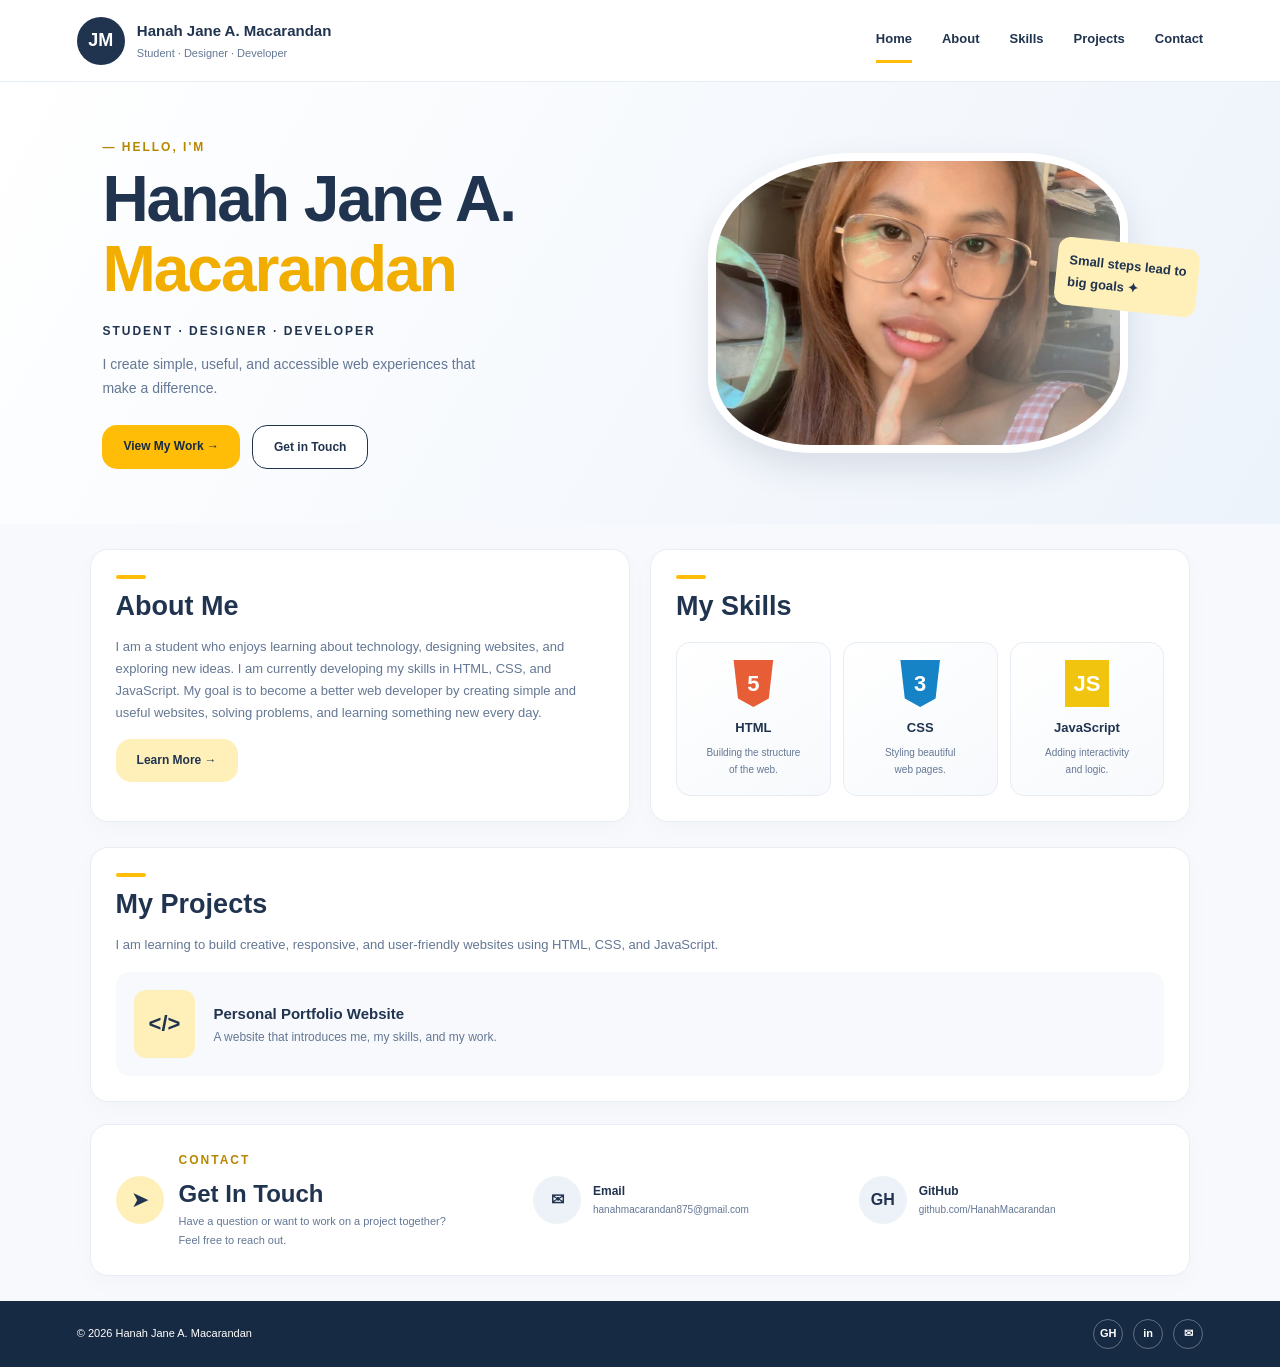
<file: index.html>
<!DOCTYPE html>
<html lang="en">
<head>
  <meta charset="UTF-8">
  <meta name="viewport" content="width=device-width, initial-scale=1.0">
  <title>
Hanah Jane A. Macarandan | Portfolio</title>
  <link rel="stylesheet" href="style.css">
</head>
<body>

<header class="navbar">
  <a href="#home" class="brand">
    <div class="logo">JM</div>
    <div>
      <strong>
Hanah Jane A. Macarandan</strong>
      <small>Student · Designer · Developer</small>
    </div>
  </a>

  <button class="menu-toggle" id="menuToggle" aria-label="Toggle menu">☰</button>

  <nav id="navMenu">
    <a class="active" href="#home">Home</a>
    <a href="#about">About</a>
    <a href="#skills">Skills</a>
    <a href="#projects">Projects</a>
    <a href="#contact">Contact</a>
  </nav>
</header>

<main>
  <section class="hero" id="home">
    <div class="hero-text">
      <p class="eyebrow">— HELLO, I'M</p>
      <h1>Hanah Jane A.<br><span>Macarandan</span></h1>
      <h3>STUDENT · DESIGNER · DEVELOPER</h3>
      <p class="intro">
        I create simple, useful, and accessible web experiences
        that make a difference.
      </p>
      <div class="buttons">
        <a href="#projects" class="btn primary">View My Work →</a>
        <a href="#contact" class="btn secondary">Get in Touch</a>
      </div>
    </div>

    <div class="hero-image">
      <img
        src="cc2f29b2-a3f8-41f6-96d1-25e040c81f67.jpg"
        alt="Portfolio profile"
      >
      <div class="note">Small steps lead to<br>big goals ✦</div>
    </div>
  </section>

  <section class="content-grid">
    <article class="card about" id="about">
      <span class="line"></span>
      <h2>About Me</h2>
      <p>
        I am a student who enjoys learning about technology,
        designing websites, and exploring new ideas. I am currently
        developing my skills in HTML, CSS, and JavaScript. My goal is
        to become a better web developer by creating simple and useful
        websites, solving problems, and learning something new every day.
      </p>
      <a href="#contact" class="btn soft">Learn More →</a>
    </article>

    <article class="card skills" id="skills">
      <span class="line"></span>
      <h2>My Skills</h2>
      <div class="skill-list">
        <div class="skill">
          <div class="skill-icon html">5</div>
          <h3>HTML</h3>
          <p>Building the structure<br>of the web.</p>
        </div>
        <div class="skill">
          <div class="skill-icon css">3</div>
          <h3>CSS</h3>
          <p>Styling beautiful<br>web pages.</p>
        </div>
        <div class="skill">
          <div class="skill-icon js">JS</div>
          <h3>JavaScript</h3>
          <p>Adding interactivity<br>and logic.</p>
        </div>
      </div>
    </article>
  </section>

  <section class="projects card" id="projects">
    <span class="line"></span>
    <h2>My Projects</h2>
    <p>
      I am learning to build creative, responsive, and user-friendly
      websites using HTML, CSS, and JavaScript.
    </p>
    <div class="project-box">
      <span class="project-symbol">&lt;/&gt;</span>
      <div>
        <h3>Personal Portfolio Website</h3>
        <p>A website that introduces me, my skills, and my work.</p>
      </div>
    </div>
  </section>

  <section class="contact card" id="contact">
    <div class="contact-intro">
      <div class="contact-icon">➤</div>
      <div>
        <p class="eyebrow">CONTACT</p>
        <h2>Get In Touch</h2>
        <p>Have a question or want to work on a project together?<br>
          Feel free to reach out.</p>
      </div>
    </div>

    <a class="contact-detail" href="mailto:
hanahmacarandan875@gmail.com">
      <span class="round-icon">✉</span>
      <span>
        <strong>Email</strong>
        <small>hanahmacarandan875@gmail.com</small>
      </span>
    </a>

    <a class="contact-detail"
       href="https://github.com/HanahMacarandan"
       target="_blank" rel="noopener noreferrer">
      <span class="round-icon">GH</span>
      <span>
        <strong>GitHub</strong>
        <small>github.com/HanahMacarandan</small>
      </span>
    </a>
  </section>
</main>

<footer>
  <p>© <span id="year"></span> Hanah Jane A. Macarandan </p>
  <div class="socials">
    <a href="https://github.com/hanahmacarandan875">GH</a>
    <a href="#contact">in</a>
    <a href="mailtoacarayanj:hanahmacarandan875@gmail.com">✉</a>
  </div>
</footer>

<script src="script.js"></script>
</body>
</html>
</file>
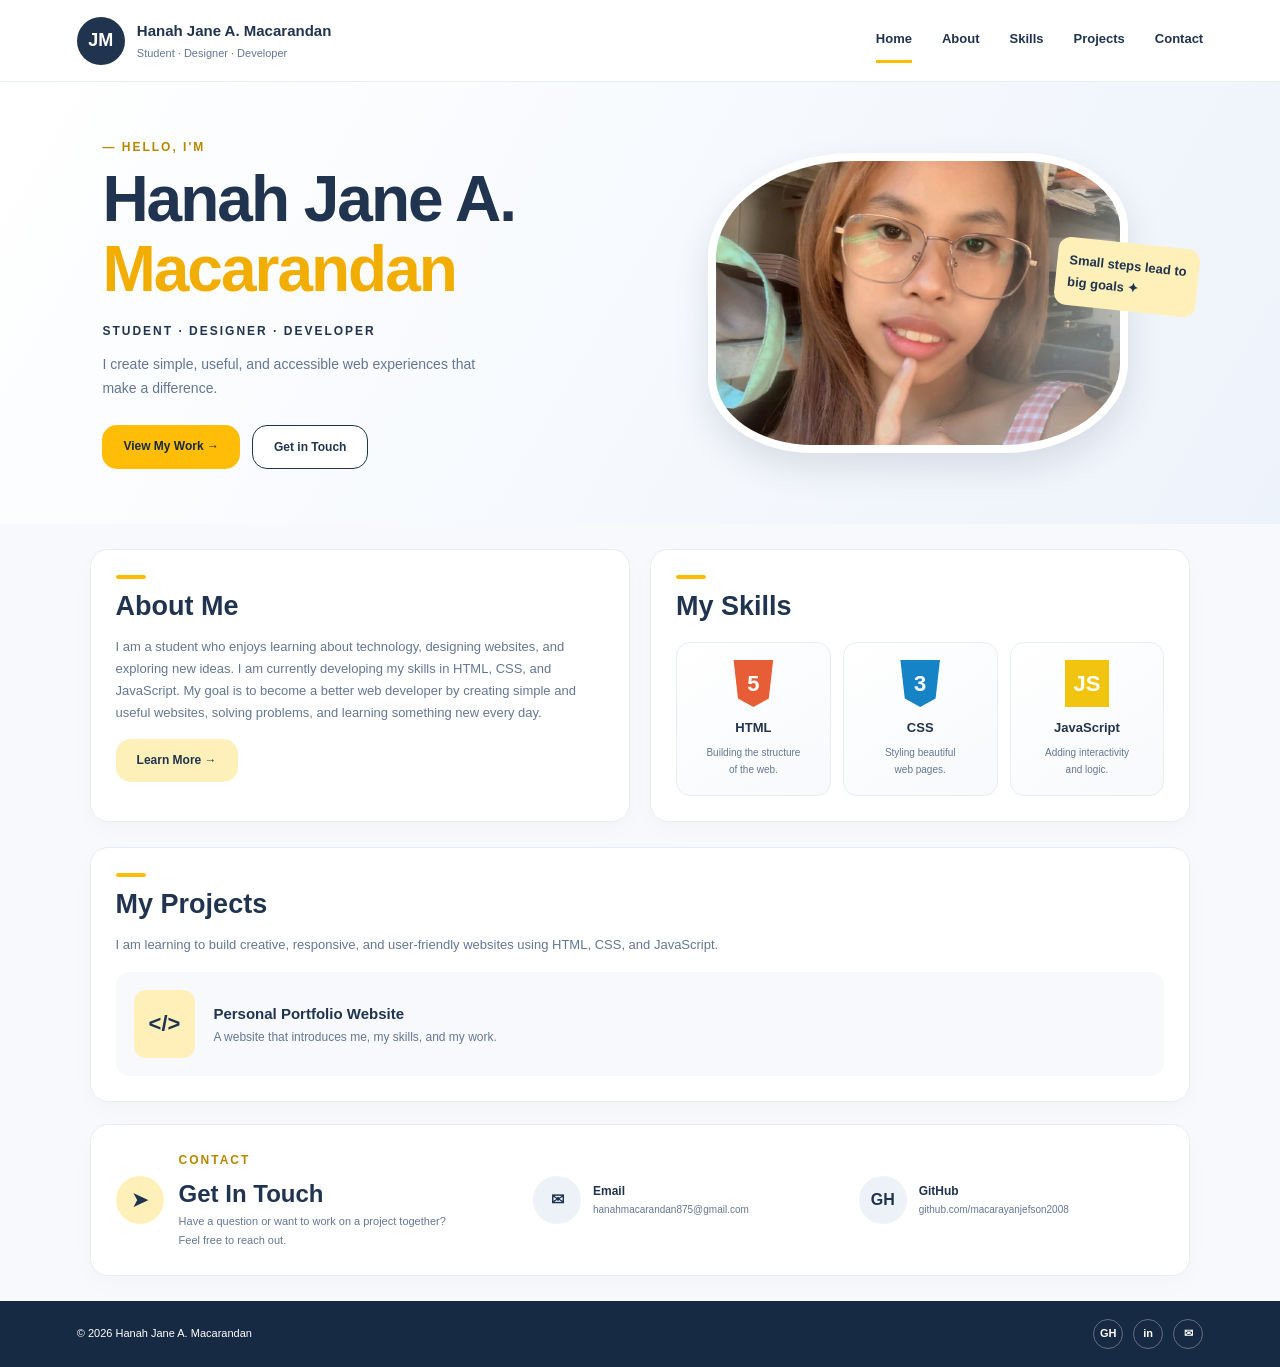
<file: New folder (2)/index.html>
<!DOCTYPE html>
<html lang="en">
<head>
  <meta charset="UTF-8">
  <meta name="viewport" content="width=device-width, initial-scale=1.0">
  <title>
Hanah Jane A. Macarandan | Portfolio</title>
  <link rel="stylesheet" href="style.css">
</head>
<body>

<header class="navbar">
  <a href="#home" class="brand">
    <div class="logo">JM</div>
    <div>
      <strong>
Hanah Jane A. Macarandan</strong>
      <small>Student · Designer · Developer</small>
    </div>
  </a>

  <button class="menu-toggle" id="menuToggle" aria-label="Toggle menu">☰</button>

  <nav id="navMenu">
    <a class="active" href="#home">Home</a>
    <a href="#about">About</a>
    <a href="#skills">Skills</a>
    <a href="#projects">Projects</a>
    <a href="#contact">Contact</a>
  </nav>
</header>

<main>
  <section class="hero" id="home">
    <div class="hero-text">
      <p class="eyebrow">— HELLO, I'M</p>
      <h1>Hanah Jane A.<br><span>Macarandan</span></h1>
      <h3>STUDENT · DESIGNER · DEVELOPER</h3>
      <p class="intro">
        I create simple, useful, and accessible web experiences
        that make a difference.
      </p>
      <div class="buttons">
        <a href="#projects" class="btn primary">View My Work →</a>
        <a href="#contact" class="btn secondary">Get in Touch</a>
      </div>
    </div>

    <div class="hero-image">
      <img
        src="cc2f29b2-a3f8-41f6-96d1-25e040c81f67.jpg"
        alt="Portfolio profile"
      >
      <div class="note">Small steps lead to<br>big goals ✦</div>
    </div>
  </section>

  <section class="content-grid">
    <article class="card about" id="about">
      <span class="line"></span>
      <h2>About Me</h2>
      <p>
        I am a student who enjoys learning about technology,
        designing websites, and exploring new ideas. I am currently
        developing my skills in HTML, CSS, and JavaScript. My goal is
        to become a better web developer by creating simple and useful
        websites, solving problems, and learning something new every day.
      </p>
      <a href="#contact" class="btn soft">Learn More →</a>
    </article>

    <article class="card skills" id="skills">
      <span class="line"></span>
      <h2>My Skills</h2>
      <div class="skill-list">
        <div class="skill">
          <div class="skill-icon html">5</div>
          <h3>HTML</h3>
          <p>Building the structure<br>of the web.</p>
        </div>
        <div class="skill">
          <div class="skill-icon css">3</div>
          <h3>CSS</h3>
          <p>Styling beautiful<br>web pages.</p>
        </div>
        <div class="skill">
          <div class="skill-icon js">JS</div>
          <h3>JavaScript</h3>
          <p>Adding interactivity<br>and logic.</p>
        </div>
      </div>
    </article>
  </section>

  <section class="projects card" id="projects">
    <span class="line"></span>
    <h2>My Projects</h2>
    <p>
      I am learning to build creative, responsive, and user-friendly
      websites using HTML, CSS, and JavaScript.
    </p>
    <div class="project-box">
      <span class="project-symbol">&lt;/&gt;</span>
      <div>
        <h3>Personal Portfolio Website</h3>
        <p>A website that introduces me, my skills, and my work.</p>
      </div>
    </div>
  </section>

  <section class="contact card" id="contact">
    <div class="contact-intro">
      <div class="contact-icon">➤</div>
      <div>
        <p class="eyebrow">CONTACT</p>
        <h2>Get In Touch</h2>
        <p>Have a question or want to work on a project together?<br>
          Feel free to reach out.</p>
      </div>
    </div>

    <a class="contact-detail" href="mailto:
hanahmacarandan875@gmail.com">
      <span class="round-icon">✉</span>
      <span>
        <strong>Email</strong>
        <small>hanahmacarandan875@gmail.com</small>
      </span>
    </a>

    <a class="contact-detail"
       href="https://github.com/macarayanjefson2008"
       target="_blank" rel="noopener noreferrer">
      <span class="round-icon">GH</span>
      <span>
        <strong>GitHub</strong>
        <small>github.com/macarayanjefson2008</small>
      </span>
    </a>
  </section>
</main>

<footer>
  <p>© <span id="year"></span> Hanah Jane A. Macarandan </p>
  <div class="socials">
    <a href="https://github.com/8">GH</a>
    <a href="#contact">in</a>
    <a href="mailtoacarayanj:mefson2008@gmail.com">✉</a>
  </div>
</footer>

<script src="script.js"></script>
</body>
</html>
</file>
<file: style.css>
* {
  margin: 0;
  padding: 0;
  box-sizing: border-box;
}

:root {
  --navy: #20334f;
  --dark: #172a43;
  --yellow: #ffbd08;
  --yellow-light: #fff0b9;
  --muted: #647794;
  --border: #e7edf5;
  --background: #f7f9fc;
}

html {
  scroll-behavior: smooth;
  scroll-padding-top: 90px;
}

body {
  font-family: Arial, Helvetica, sans-serif;
  color: var(--navy);
  background: var(--background);
  line-height: 1.7;
}

a {
  text-decoration: none;
  color: inherit;
}

.navbar {
  min-height: 82px;
  padding: 14px 6%;
  background: white;
  border-bottom: 1px solid var(--border);
  display: flex;
  justify-content: space-between;
  align-items: center;
  gap: 25px;
  position: sticky;
  top: 0;
  z-index: 10;
}

.brand {
  display: flex;
  align-items: center;
  gap: 12px;
}

.logo {
  width: 48px;
  height: 48px;
  background: var(--navy);
  color: white;
  border-radius: 50%;
  display: grid;
  place-items: center;
  font-weight: bold;
  font-size: 18px;
}

.brand strong,
.brand small {
  display: block;
}

.brand strong {
  font-size: 15px;
}

.brand small {
  font-size: 11px;
  color: var(--muted);
}

nav {
  display: flex;
  gap: 30px;
  align-items: center;
}

nav a {
  font-size: 13px;
  font-weight: bold;
  padding: 10px 0;
  border-bottom: 3px solid transparent;
}

nav a:hover,
nav a.active {
  border-color: var(--yellow);
}

.menu-toggle {
  display: none;
  border: none;
  border-radius: 8px;
  background: var(--yellow-light);
  color: var(--navy);
  padding: 8px 12px;
  font-size: 22px;
  cursor: pointer;
}

.hero {
  display: grid;
  grid-template-columns: 1fr 1fr;
  align-items: center;
  gap: 35px;
  padding: 55px 8%;
  background: linear-gradient(120deg, white, #edf3fb);
  overflow: hidden;
}

.eyebrow {
  color: #b88700;
  font-weight: bold;
  letter-spacing: 2px;
  font-size: 12px;
  margin-bottom: 8px;
}

h1 {
  font-size: clamp(42px, 5vw, 68px);
  line-height: 1.08;
  letter-spacing: -2px;
}

h1 span {
  color: #f2ae00;
}

.hero-text h3 {
  font-size: 12px;
  letter-spacing: 2px;
  margin: 17px 0 12px;
}

.intro {
  color: var(--muted);
  max-width: 400px;
  font-size: 14px;
}

.buttons {
  display: flex;
  flex-wrap: wrap;
  gap: 12px;
  margin-top: 24px;
}

.btn {
  display: inline-block;
  padding: 11px 21px;
  border-radius: 15px;
  font-size: 12px;
  font-weight: bold;
  transition: 0.2s;
}

.btn:hover {
  transform: translateY(-3px);
}

.primary {
  background: var(--yellow);
  color: var(--dark);
}

.secondary {
  background: white;
  border: 1px solid var(--navy);
}

.soft {
  background: var(--yellow-light);
  margin-top: 15px;
}

.hero-image {
  position: relative;
  display: flex;
  justify-content: center;
  align-items: center;
  min-width: 0;
}

.hero-image img {
  width: 100%;
  max-width: 420px;
  height: 300px;
  object-fit: cover;
  border: 8px solid white;
  border-radius: 35% 25% 30% 25%;
  box-shadow: 0 15px 35px #20334f20;
}

.note {
  position: absolute;
  right: -20px;
  top: 30%;
  background: var(--yellow-light);
  padding: 12px;
  border-radius: 12px;
  font-size: 13px;
  font-weight: bold;
  transform: rotate(6deg);
}

.content-grid {
  display: grid;
  grid-template-columns: 1fr 1fr;
  gap: 20px;
  padding: 25px 7%;
}

.card {
  background: white;
  border: 1px solid var(--border);
  border-radius: 18px;
  padding: 25px;
  box-shadow: 0 8px 25px #20334f06;
}

.line {
  display: block;
  width: 30px;
  height: 4px;
  border-radius: 5px;
  background: var(--yellow);
  margin-bottom: 10px;
}

h2 {
  font-size: 27px;
  line-height: 1.3;
  margin-bottom: 12px;
}

.about p,
.projects > p {
  color: var(--muted);
  font-size: 13px;
}

.skill-list {
  display: grid;
  grid-template-columns: repeat(3, minmax(0, 1fr));
  gap: 12px;
  margin-top: 18px;
}

.skill {
  text-align: center;
  background: linear-gradient(145deg, white, #f7f9fc);
  border: 1px solid var(--border);
  border-radius: 14px;
  padding: 17px 5px;
}

.skill-icon {
  width: 44px;
  height: 47px;
  display: grid;
  place-items: center;
  margin: 0 auto 10px;
  color: white;
  font-size: 22px;
  font-weight: bold;
  background: #e65d36;
  clip-path: polygon(5% 0, 95% 0, 85% 82%, 50% 100%, 15% 82%);
}

.css {
  background: #1683c6;
}

.js {
  background: #f1c40f;
  clip-path: none;
}

.skill h3 {
  font-size: 13px;
  margin-bottom: 5px;
}

.skill p {
  font-size: 10px;
  color: var(--muted);
}

.projects {
  margin: 0 7% 22px;
}

.project-box {
  display: flex;
  align-items: center;
  gap: 18px;
  background: #f7f9fc;
  padding: 18px;
  margin-top: 16px;
  border-radius: 14px;
}

.project-symbol {
  background: var(--yellow-light);
  padding: 15px;
  border-radius: 12px;
  font-size: 22px;
  font-weight: bold;
}

.project-box h3 {
  font-size: 15px;
}

.project-box p {
  color: var(--muted);
  font-size: 12px;
}

.contact {
  margin: 0 7% 25px;
  display: grid;
  grid-template-columns: 1.3fr 1fr 1fr;
  gap: 20px;
  align-items: center;
}

.contact-intro {
  display: flex;
  gap: 15px;
  align-items: center;
}

.contact-intro h2 {
  margin-bottom: 3px;
  font-size: 24px;
}

.contact-intro p:last-child {
  font-size: 11px;
  color: var(--muted);
}

.contact-icon,
.round-icon {
  flex-shrink: 0;
  width: 48px;
  height: 48px;
  border-radius: 50%;
  display: grid;
  place-items: center;
  background: var(--yellow-light);
  font-size: 22px;
}

.round-icon {
  background: #edf2f8;
  font-size: 16px;
  font-weight: bold;
}

.contact-detail {
  display: flex;
  align-items: center;
  gap: 12px;
  min-width: 0;
}

.contact-detail strong,
.contact-detail small {
  display: block;
}

.contact-detail strong {
  font-size: 12px;
}

.contact-detail small {
  color: var(--muted);
  font-size: 10px;
  overflow-wrap: anywhere;
}

footer {
  background: var(--dark);
  color: white;
  padding: 18px 6%;
  display: flex;
  justify-content: space-between;
  align-items: center;
  gap: 15px;
}

footer p {
  font-size: 11px;
}

.socials {
  display: flex;
  gap: 10px;
}

.socials a {
  border: 1px solid #ffffff50;
  width: 30px;
  height: 30px;
  border-radius: 50%;
  display: grid;
  place-items: center;
  font-size: 11px;
  font-weight: bold;
}

.socials a:hover {
  background: var(--yellow);
  color: var(--navy);
}

/* Tablet layout */
@media (max-width: 900px) {
  .hero {
    padding: 45px 5%;
  }

  .content-grid {
    padding: 20px 5%;
  }

  .contact,
  .projects {
    margin-left: 5%;
    margin-right: 5%;
  }

  .contact {
    grid-template-columns: 1fr 1fr;
  }

  .contact-intro {
    grid-column: 1 / -1;
  }
}

/* Mobile layout */
@media (max-width: 650px) {
  .navbar {
    padding: 12px 5%;
  }

  .menu-toggle {
    display: block;
  }

  nav {
    display: none;
    position: absolute;
    top: 72px;
    left: 0;
    right: 0;
    padding: 15px 5%;
    background: white;
    border-bottom: 1px solid var(--border);
    flex-direction: column;
    align-items: stretch;
    gap: 5px;
  }

  nav.open {
    display: flex;
  }

  nav a {
    border-bottom: none;
    padding: 8px 0;
  }

  .hero {
    grid-template-columns: 1fr;
    padding: 35px 6%;
  }

  .hero-image {
    order: -1;
  }

  .hero-image img {
    height: 230px;
    max-width: 350px;
  }

  .note {
    right: 0;
    font-size: 11px;
  }

  h1 {
    font-size: 46px;
  }

  .content-grid {
    grid-template-columns: 1fr;
    padding: 15px 5%;
  }

  .skill-list {
    gap: 7px;
  }

  .skill {
    padding: 15px 3px;
  }

  .projects,
  .contact {
    margin-left: 5%;
    margin-right: 5%;
  }

  .contact {
    grid-template-columns: 1fr;
  }

  footer {
    flex-direction: column;
    text-align: center;
  }
}
</file>
<file: New folder (2)/style.css>
* {
  margin: 0;
  padding: 0;
  box-sizing: border-box;
}

:root {
  --navy: #20334f;
  --dark: #172a43;
  --yellow: #ffbd08;
  --yellow-light: #fff0b9;
  --muted: #647794;
  --border: #e7edf5;
  --background: #f7f9fc;
}

html {
  scroll-behavior: smooth;
  scroll-padding-top: 90px;
}

body {
  font-family: Arial, Helvetica, sans-serif;
  color: var(--navy);
  background: var(--background);
  line-height: 1.7;
}

a {
  text-decoration: none;
  color: inherit;
}

.navbar {
  min-height: 82px;
  padding: 14px 6%;
  background: white;
  border-bottom: 1px solid var(--border);
  display: flex;
  justify-content: space-between;
  align-items: center;
  gap: 25px;
  position: sticky;
  top: 0;
  z-index: 10;
}

.brand {
  display: flex;
  align-items: center;
  gap: 12px;
}

.logo {
  width: 48px;
  height: 48px;
  background: var(--navy);
  color: white;
  border-radius: 50%;
  display: grid;
  place-items: center;
  font-weight: bold;
  font-size: 18px;
}

.brand strong,
.brand small {
  display: block;
}

.brand strong {
  font-size: 15px;
}

.brand small {
  font-size: 11px;
  color: var(--muted);
}

nav {
  display: flex;
  gap: 30px;
  align-items: center;
}

nav a {
  font-size: 13px;
  font-weight: bold;
  padding: 10px 0;
  border-bottom: 3px solid transparent;
}

nav a:hover,
nav a.active {
  border-color: var(--yellow);
}

.menu-toggle {
  display: none;
  border: none;
  border-radius: 8px;
  background: var(--yellow-light);
  color: var(--navy);
  padding: 8px 12px;
  font-size: 22px;
  cursor: pointer;
}

.hero {
  display: grid;
  grid-template-columns: 1fr 1fr;
  align-items: center;
  gap: 35px;
  padding: 55px 8%;
  background: linear-gradient(120deg, white, #edf3fb);
  overflow: hidden;
}

.eyebrow {
  color: #b88700;
  font-weight: bold;
  letter-spacing: 2px;
  font-size: 12px;
  margin-bottom: 8px;
}

h1 {
  font-size: clamp(42px, 5vw, 68px);
  line-height: 1.08;
  letter-spacing: -2px;
}

h1 span {
  color: #f2ae00;
}

.hero-text h3 {
  font-size: 12px;
  letter-spacing: 2px;
  margin: 17px 0 12px;
}

.intro {
  color: var(--muted);
  max-width: 400px;
  font-size: 14px;
}

.buttons {
  display: flex;
  flex-wrap: wrap;
  gap: 12px;
  margin-top: 24px;
}

.btn {
  display: inline-block;
  padding: 11px 21px;
  border-radius: 15px;
  font-size: 12px;
  font-weight: bold;
  transition: 0.2s;
}

.btn:hover {
  transform: translateY(-3px);
}

.primary {
  background: var(--yellow);
  color: var(--dark);
}

.secondary {
  background: white;
  border: 1px solid var(--navy);
}

.soft {
  background: var(--yellow-light);
  margin-top: 15px;
}

.hero-image {
  position: relative;
  display: flex;
  justify-content: center;
  align-items: center;
  min-width: 0;
}

.hero-image img {
  width: 100%;
  max-width: 420px;
  height: 300px;
  object-fit: cover;
  border: 8px solid white;
  border-radius: 35% 25% 30% 25%;
  box-shadow: 0 15px 35px #20334f20;
}

.note {
  position: absolute;
  right: -20px;
  top: 30%;
  background: var(--yellow-light);
  padding: 12px;
  border-radius: 12px;
  font-size: 13px;
  font-weight: bold;
  transform: rotate(6deg);
}

.content-grid {
  display: grid;
  grid-template-columns: 1fr 1fr;
  gap: 20px;
  padding: 25px 7%;
}

.card {
  background: white;
  border: 1px solid var(--border);
  border-radius: 18px;
  padding: 25px;
  box-shadow: 0 8px 25px #20334f06;
}

.line {
  display: block;
  width: 30px;
  height: 4px;
  border-radius: 5px;
  background: var(--yellow);
  margin-bottom: 10px;
}

h2 {
  font-size: 27px;
  line-height: 1.3;
  margin-bottom: 12px;
}

.about p,
.projects > p {
  color: var(--muted);
  font-size: 13px;
}

.skill-list {
  display: grid;
  grid-template-columns: repeat(3, minmax(0, 1fr));
  gap: 12px;
  margin-top: 18px;
}

.skill {
  text-align: center;
  background: linear-gradient(145deg, white, #f7f9fc);
  border: 1px solid var(--border);
  border-radius: 14px;
  padding: 17px 5px;
}

.skill-icon {
  width: 44px;
  height: 47px;
  display: grid;
  place-items: center;
  margin: 0 auto 10px;
  color: white;
  font-size: 22px;
  font-weight: bold;
  background: #e65d36;
  clip-path: polygon(5% 0, 95% 0, 85% 82%, 50% 100%, 15% 82%);
}

.css {
  background: #1683c6;
}

.js {
  background: #f1c40f;
  clip-path: none;
}

.skill h3 {
  font-size: 13px;
  margin-bottom: 5px;
}

.skill p {
  font-size: 10px;
  color: var(--muted);
}

.projects {
  margin: 0 7% 22px;
}

.project-box {
  display: flex;
  align-items: center;
  gap: 18px;
  background: #f7f9fc;
  padding: 18px;
  margin-top: 16px;
  border-radius: 14px;
}

.project-symbol {
  background: var(--yellow-light);
  padding: 15px;
  border-radius: 12px;
  font-size: 22px;
  font-weight: bold;
}

.project-box h3 {
  font-size: 15px;
}

.project-box p {
  color: var(--muted);
  font-size: 12px;
}

.contact {
  margin: 0 7% 25px;
  display: grid;
  grid-template-columns: 1.3fr 1fr 1fr;
  gap: 20px;
  align-items: center;
}

.contact-intro {
  display: flex;
  gap: 15px;
  align-items: center;
}

.contact-intro h2 {
  margin-bottom: 3px;
  font-size: 24px;
}

.contact-intro p:last-child {
  font-size: 11px;
  color: var(--muted);
}

.contact-icon,
.round-icon {
  flex-shrink: 0;
  width: 48px;
  height: 48px;
  border-radius: 50%;
  display: grid;
  place-items: center;
  background: var(--yellow-light);
  font-size: 22px;
}

.round-icon {
  background: #edf2f8;
  font-size: 16px;
  font-weight: bold;
}

.contact-detail {
  display: flex;
  align-items: center;
  gap: 12px;
  min-width: 0;
}

.contact-detail strong,
.contact-detail small {
  display: block;
}

.contact-detail strong {
  font-size: 12px;
}

.contact-detail small {
  color: var(--muted);
  font-size: 10px;
  overflow-wrap: anywhere;
}

footer {
  background: var(--dark);
  color: white;
  padding: 18px 6%;
  display: flex;
  justify-content: space-between;
  align-items: center;
  gap: 15px;
}

footer p {
  font-size: 11px;
}

.socials {
  display: flex;
  gap: 10px;
}

.socials a {
  border: 1px solid #ffffff50;
  width: 30px;
  height: 30px;
  border-radius: 50%;
  display: grid;
  place-items: center;
  font-size: 11px;
  font-weight: bold;
}

.socials a:hover {
  background: var(--yellow);
  color: var(--navy);
}

/* Tablet layout */
@media (max-width: 900px) {
  .hero {
    padding: 45px 5%;
  }

  .content-grid {
    padding: 20px 5%;
  }

  .contact,
  .projects {
    margin-left: 5%;
    margin-right: 5%;
  }

  .contact {
    grid-template-columns: 1fr 1fr;
  }

  .contact-intro {
    grid-column: 1 / -1;
  }
}

/* Mobile layout */
@media (max-width: 650px) {
  .navbar {
    padding: 12px 5%;
  }

  .menu-toggle {
    display: block;
  }

  nav {
    display: none;
    position: absolute;
    top: 72px;
    left: 0;
    right: 0;
    padding: 15px 5%;
    background: white;
    border-bottom: 1px solid var(--border);
    flex-direction: column;
    align-items: stretch;
    gap: 5px;
  }

  nav.open {
    display: flex;
  }

  nav a {
    border-bottom: none;
    padding: 8px 0;
  }

  .hero {
    grid-template-columns: 1fr;
    padding: 35px 6%;
  }

  .hero-image {
    order: -1;
  }

  .hero-image img {
    height: 230px;
    max-width: 350px;
  }

  .note {
    right: 0;
    font-size: 11px;
  }

  h1 {
    font-size: 46px;
  }

  .content-grid {
    grid-template-columns: 1fr;
    padding: 15px 5%;
  }

  .skill-list {
    gap: 7px;
  }

  .skill {
    padding: 15px 3px;
  }

  .projects,
  .contact {
    margin-left: 5%;
    margin-right: 5%;
  }

  .contact {
    grid-template-columns: 1fr;
  }

  footer {
    flex-direction: column;
    text-align: center;
  }
}
</file>
